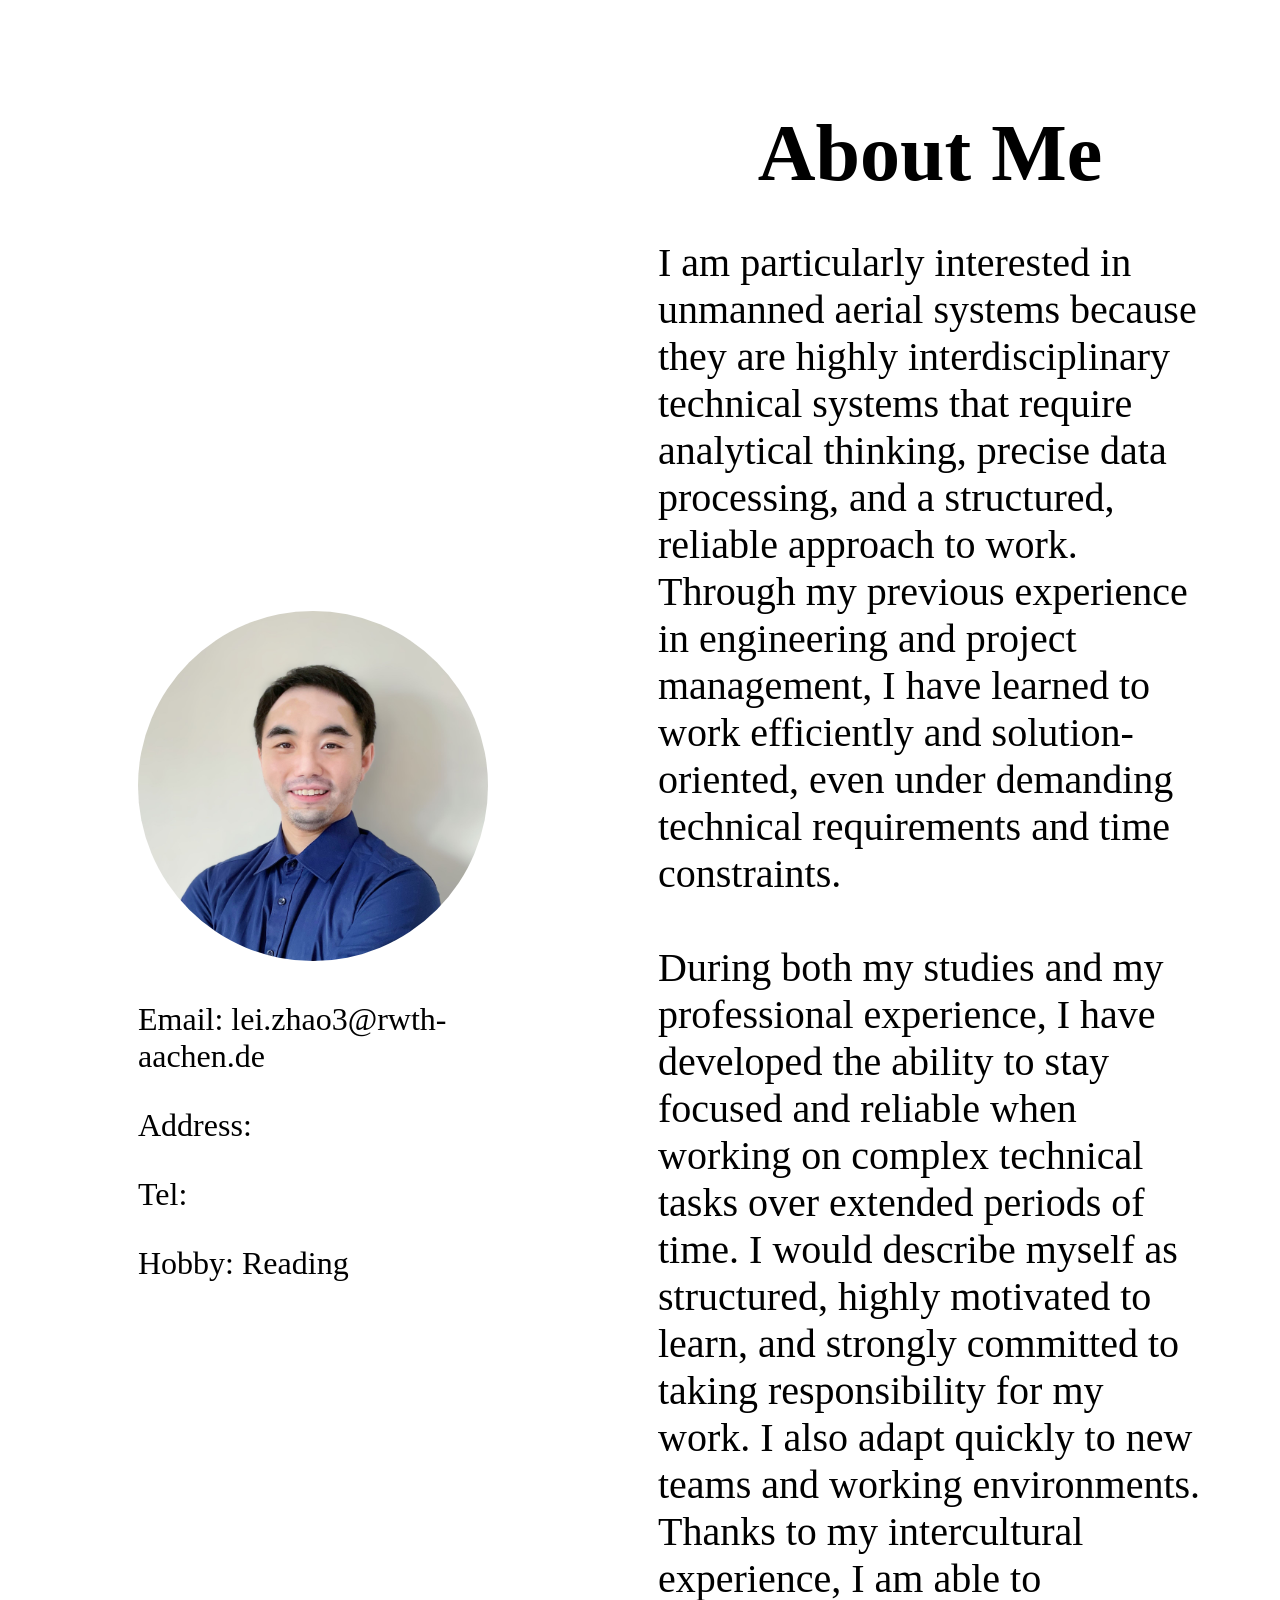
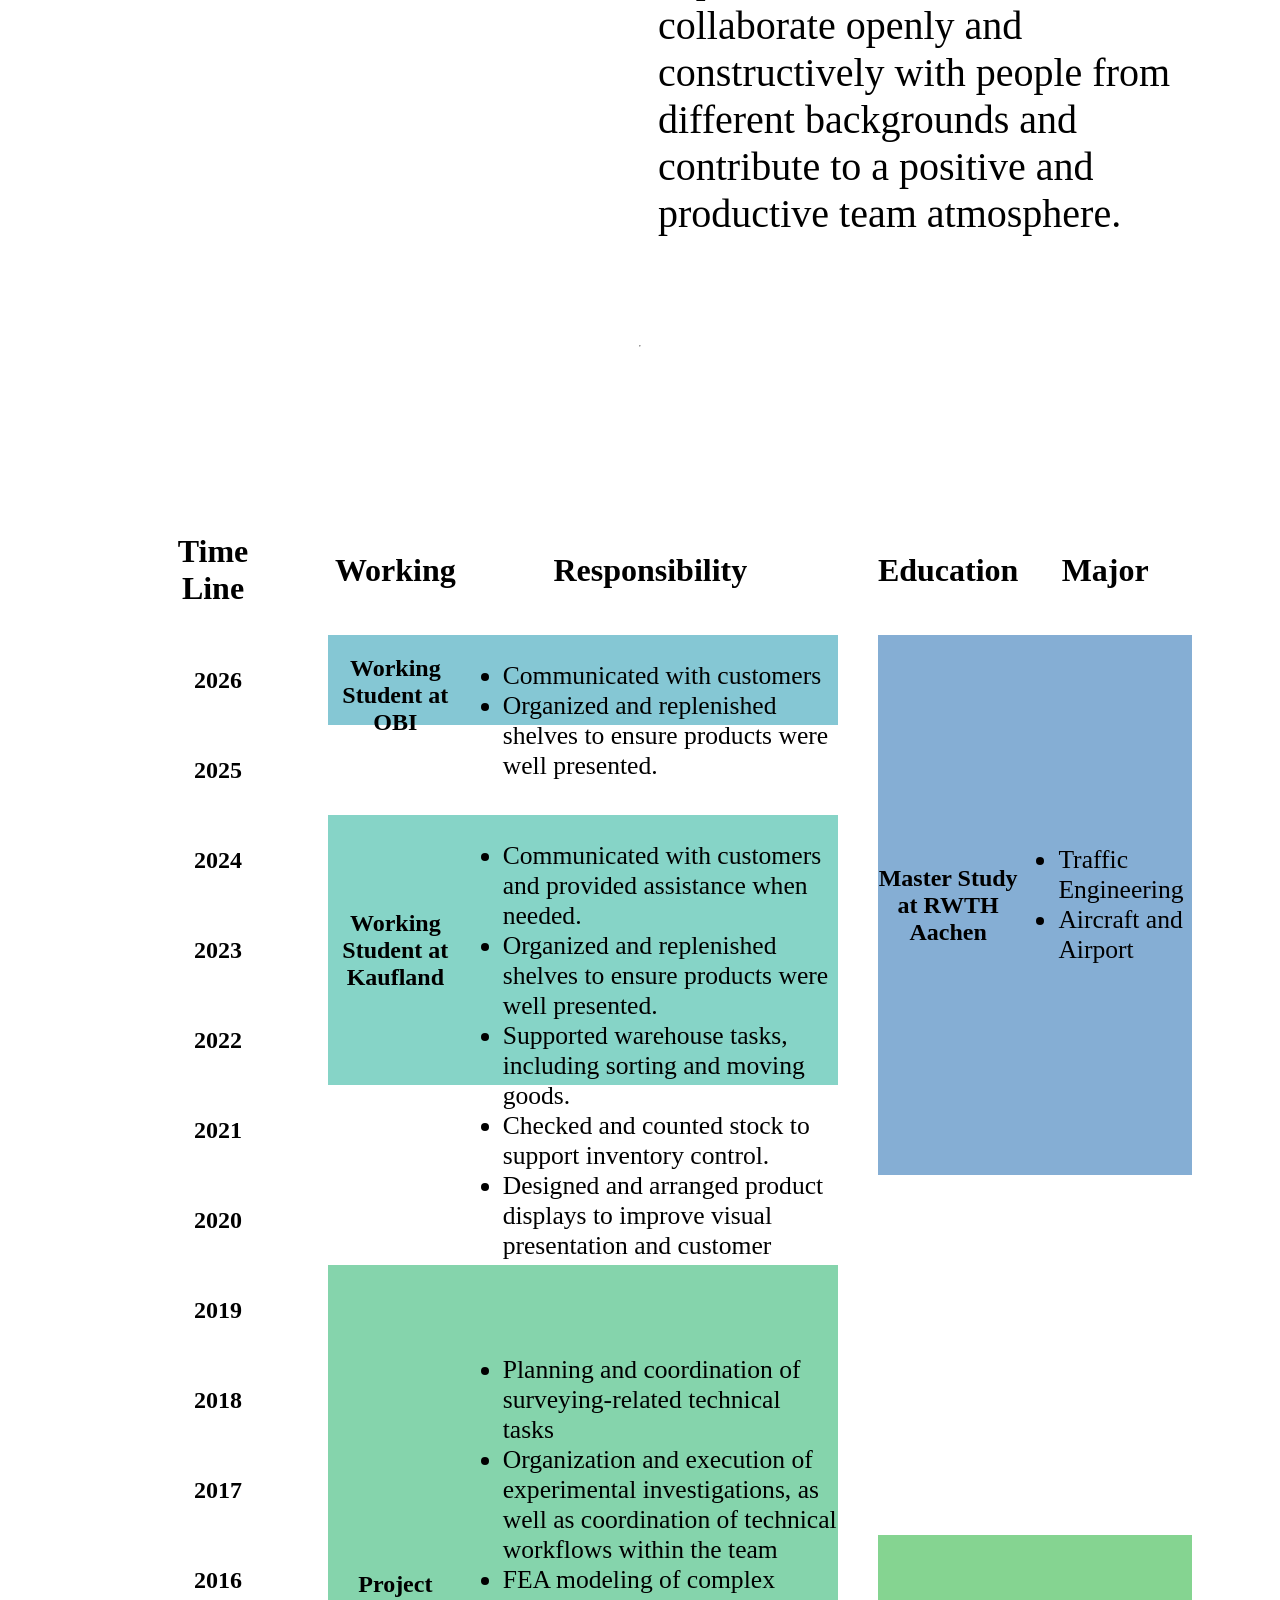
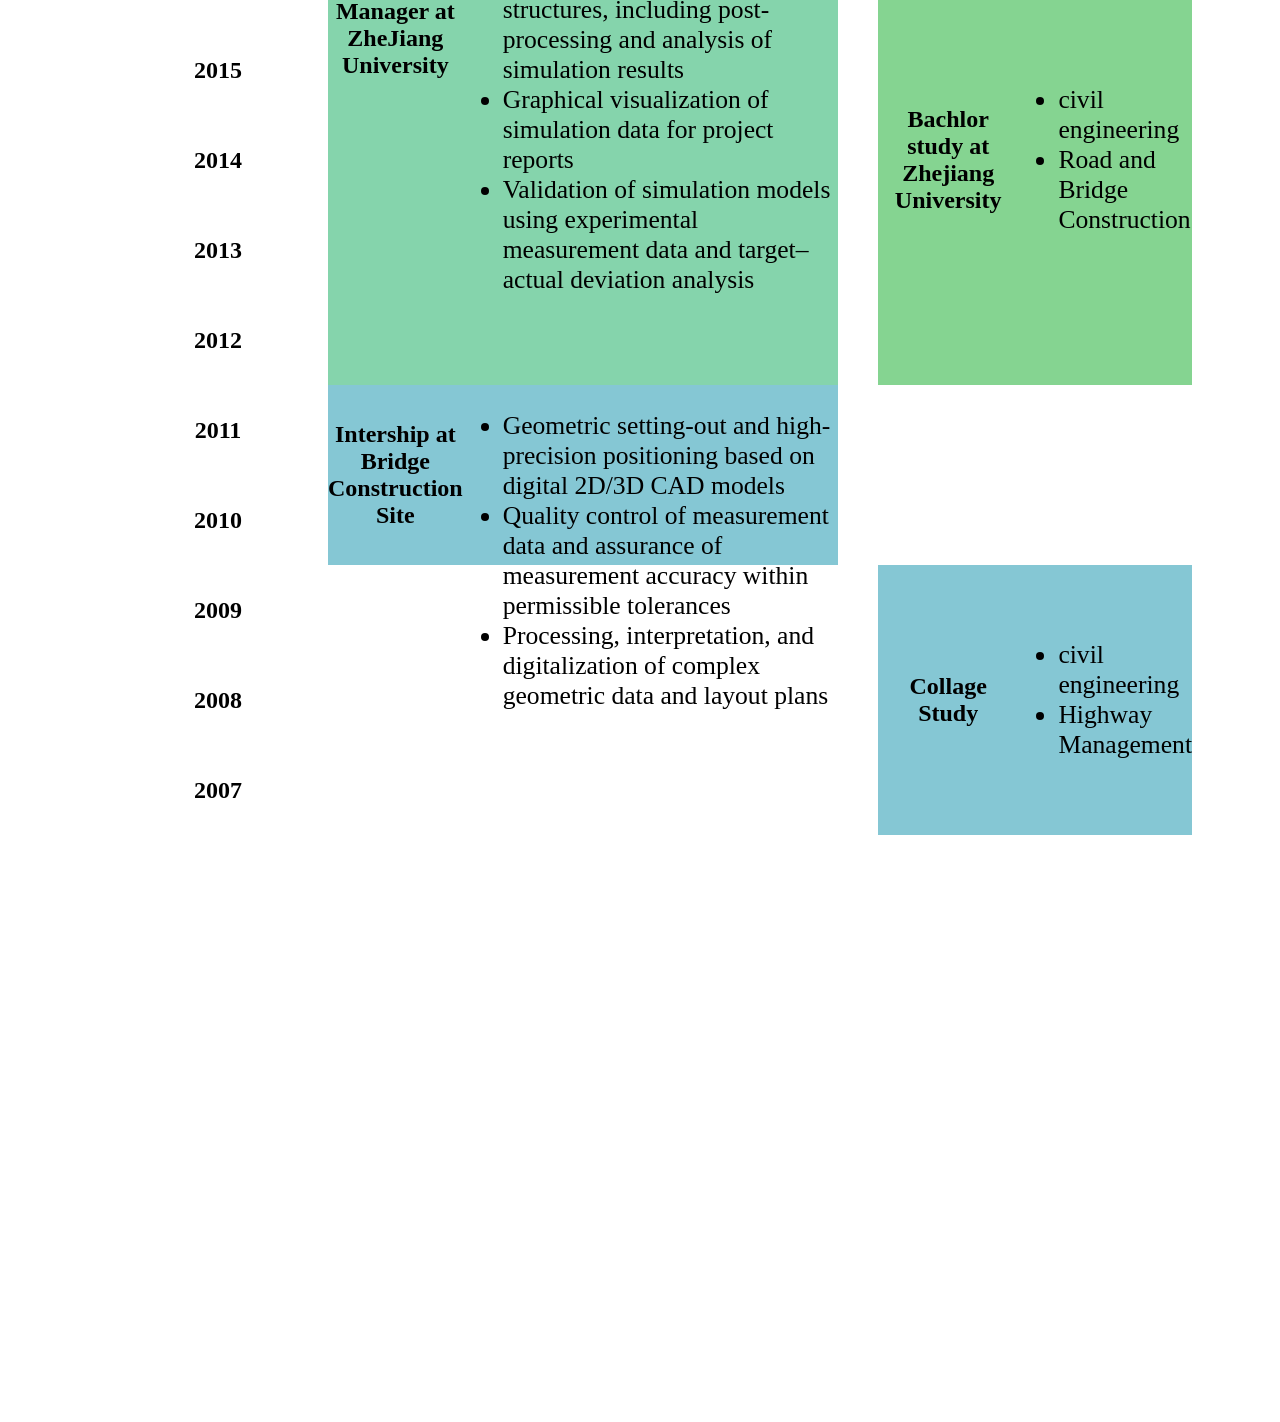
<file: About Me/About_Me.html>
<!DOCTYPE html>
<html lang="en">
<head>
    <meta charset="UTF-8">
    <meta name="viewport" content="width=device-width, initial-scale=1.0">
    <title>About Me</title>
    <link rel="stylesheet" href="./About_Me.css" />
</head>
<body>
    <div class="bigContainer">
        <div class="upper">
            <div class="upleft">
                <img src="./Lei .jpg" height="350px">
                <p>Email: lei.zhao3@rwth-aachen.de</p>
                <p>Address:</p>
                <p>Tel:</p>
                <p>Hobby: Reading </p>
            </div>
            <div class="upright">
                <h1>About Me</h1>
                <P>I am particularly interested in unmanned aerial systems 
                    because they are highly interdisciplinary technical systems that 
                    require analytical thinking, precise data processing, and a structured, 
                    reliable approach to work. Through my previous experience in engineering and 
                    project management, I have learned to work efficiently and solution-oriented, 
                    even under demanding technical requirements and time constraints.<br><br>
                    
                    During both my studies and my professional experience, 
                    I have developed the ability to stay focused and 
                    reliable when working on complex technical tasks over extended periods of time. 
                    I would describe myself as structured, highly motivated to learn, 
                    and strongly committed to taking responsibility for my work. 
                    I also adapt quickly to new teams and working environments. 
                    Thanks to my intercultural experience, I am able to collaborate openly 
                    and constructively with people from different backgrounds and contribute 
                    to a positive and productive team atmosphere.</P>
            </div>
        </div>
        <hr/>
        <div class="bottom">
            <div class="boleft">
                <div class="ti1">
                    <h1>Time Line</h1>
                </div>
                <div class="le"><h2>2026</h2></div>
                <div class="le"><h2>2025</h2></div>
                <div class="le"><h2>2024</h2></div>
                <div class="le"><h2>2023</h2></div>
                <div class="le"><h2>2022</h2></div>
                <div class="le"><h2>2021</h2></div>
                <div class="le"><h2>2020</h2></div>
                <div class="le"><h2>2019</h2></div>
                <div class="le"><h2>2018</h2></div>
                <div class="le"><h2>2017</h2></div>
                <div class="le"><h2>2016</h2></div>
                <div class="le"><h2>2015</h2></div>
                <div class="le"><h2>2014</h2></div>
                <div class="le"><h2>2013</h2></div>
                <div class="le"><h2>2012</h2></div>
                <div class="le"><h2>2011</h2></div>
                <div class="le"><h2>2010</h2></div>
                <div class="le"><h2>2009</h2></div>
                <div class="le"><h2>2008</h2></div>
                <div class="le"><h2>2007</h2></div>
                
            </div>
            
            <div class="boright">
                <div class="wor">
                    <div class="wti1 le"><h1>Working</h1></div>
                    <div class="wti2 re" style="text-align: center;"><h1>Responsibility</h1></div>   
                    <div class="wob1 le"><h2>Working Student at OBI</h2></div>
                    <div class="wob2 re">
                        <ul>
                            <li>Communicated with customers</li>
                            <li>Organized and replenished shelves to ensure products were well presented.</li>
                        </ul>
                    </div>
                    <div class="wk1 le"><h2>Working Student at Kaufland</h2></div>
                    <div class="wk2 re">
                        <ul>
                            <li>Communicated with customers and provided assistance when needed.</li>
                            <li>Organized and replenished shelves to ensure products were well presented.</li>
                            <li>Supported warehouse tasks, including sorting and moving goods.</li>
                            <li>Checked and counted stock to support inventory control.</li>
                            <li>Designed and arranged product displays to improve visual presentation and customer appeal.</li>
                        </ul>
                    </div>
                    <div class="man1 le"><h2>Project Manager at ZheJiang University</h2></div>
                    <div class="man2 re">
                        <ul>
                            <li>Planning and coordination of surveying-related technical tasks</li>
                            <li>Organization and execution of experimental investigations, as well as coordination of technical workflows within the team</li>
                            <li>FEA modeling of complex structures, including post-processing and analysis of simulation results</li>
                            <li>Graphical visualization of simulation data for project reports</li>
                            <li>Validation of simulation models using experimental measurement data and target–actual deviation analysis</li>
                        </ul>
                    </div>
                    <div class="in1 le"><h2>Intership at Bridge Construction Site</h2></div>
                    <div class="in2 re">
                        <ul>
                            <li>Geometric setting-out and high-precision positioning based on digital 2D/3D CAD models</li>
                            <li>Quality control of measurement data and assurance of measurement accuracy within permissible tolerances</li>
                            <li>Processing, interpretation, and digitalization of complex geometric data and layout plans</li>
                            
                        </ul>
                    </div>
                </div>
                
                <div class="edu">
                    <div class="wti1 le"><h1>Education</h1></div>
                    <div class="wt2 re" style="text-align: center;"><h1>Major</h1></div>
                    <div class="e1 le"><h2>Master Study at RWTH Aachen</h2></div>
                    <div class="e1 re">
                        <ul>
                            <li>Traffic Engineering </li>
                            <li>Aircraft and Airport</li>
                        </ul>
                    </div>
                    <div class="e2 le"><h2>Bachlor study at Zhejiang University</h2></div>
                    <div class="e2 re">
                        <ul>
                            <li>civil engineering </li>
                            <li>Road and Bridge Construction</li>
                        </ul>
                    </div>
                    <div class="e3 le"><h2>Collage Study</h2></div>
                    <div class="e3 re">
                        <ul>
                            <li>civil engineering </li>
                            <li>Highway Management</li>
                        </ul>
                    </div>
                </div>
                    
            </div>
                
        </div>
    </div>
    
</body>
</html>
</file>
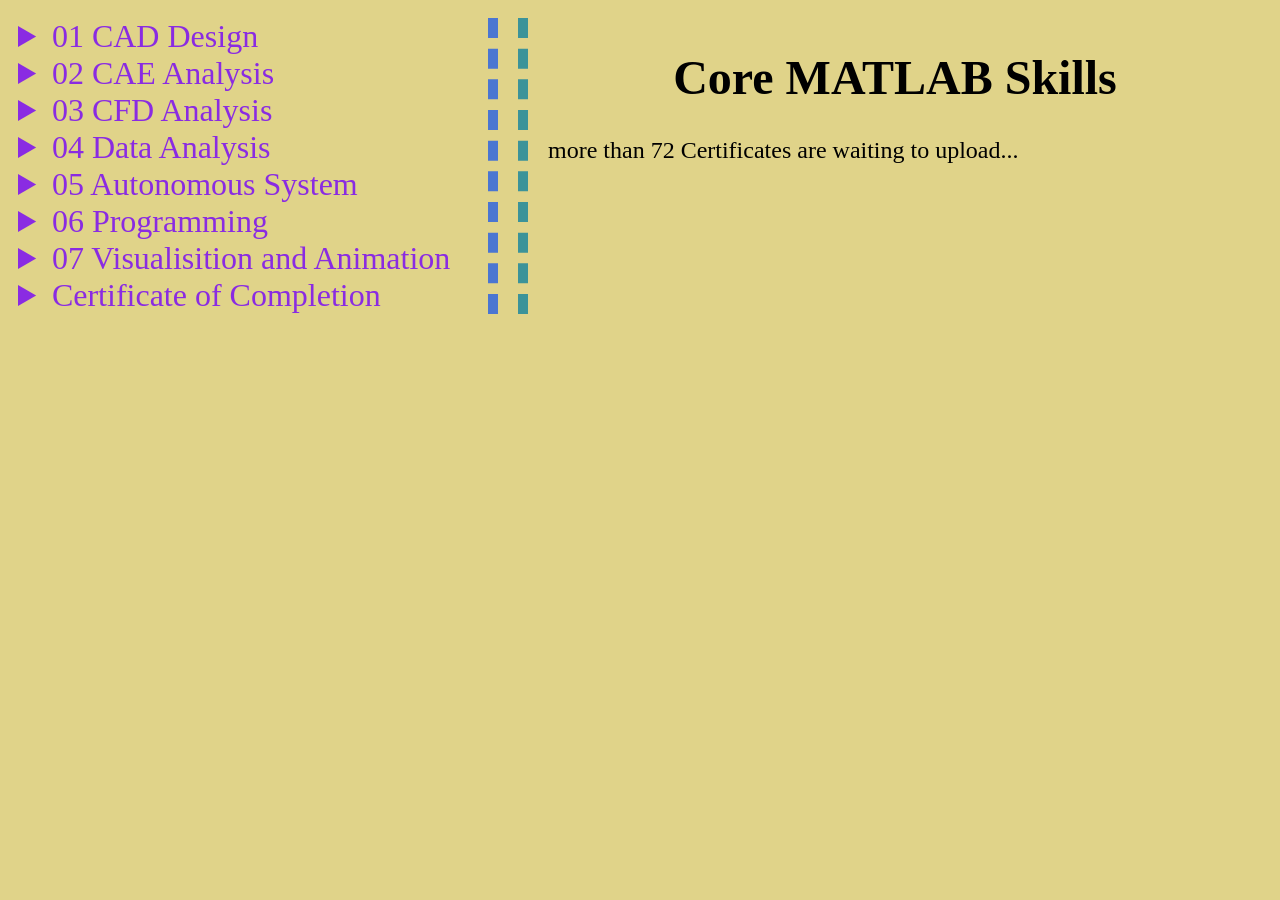
<file: Learning-Routine/Learning-Routine.html>
<!DOCTYPE html>
<html lang="en">
<head>
    <meta charset="UTF-8">
    <meta name="viewport" content="width=device-width, initial-scale=1.0">
    <title>Learning-Routine</title>
    <link rel="stylesheet" href="./Learning-Routinge.css" />
</head>
<body>
    <div class="container">
        <div class="SideBar">
            <details>
                <summary>01 CAD Design</summary>
                <ul>
                <details>
                    <summary>CATIA</summary>
                    <ul>
                    <details>
                        <summary>2D</summary>
                        <ul>
                            <details>
                                <summary>...</summary>
                                <ul>
                                    <li>...</li>
                                </ul>
                            </details>
                        </ul>
                    </details>
                    <details>
                        <summary>3D</summary>
                        <ul>
                            <details>
                                <summary>...</summary>
                                <ul>
                                    <li>...</li>
                                </ul>
                            </details>
                        </ul>
                    </details>
                    </ul>
                </details>
                </ul>
            </details>
            <details>
                <summary>02 CAE Analysis</summary>
                <ul>
                <details>
                    <summary>ABAQUS</summary>
                    <ul>
                    <details>
                        <summary>...</summary>
                        <ul>
                            <details>
                                <summary>...</summary>
                                <ul>
                                    <li>...</li>
                                </ul>
                            </details>
                        </ul>
                    </details>
                    <details>
                        <summary>...</summary>
                        <ul>
                            <details>
                                <summary>...</summary>
                                <ul>
                                    <li>...</li>
                                </ul>
                            </details>
                        </ul>
                    </details>
                    </ul>
                </details>
                </ul>
            </details>
            <details>
                <summary>03 CFD Analysis</summary>
                <ul>
                <details>
                    <summary>Ansys-Fluent</summary>
                    <ul>
                    <details>
                        <summary>...</summary>
                        <ul>
                            <details>
                                <summary>...</summary>
                                <ul>
                                    <li>...</li>
                                </ul>
                            </details>
                        </ul>
                    </details>
                    <details>
                        <summary>X-Flow</summary>
                        <ul>
                            <details>
                                <summary>...</summary>
                                <ul>
                                    <li>...</li>
                                </ul>
                            </details>
                        </ul>
                    </details>
                    </ul>
                </details>
                </ul>
            </details>
            <details>
                <summary>04 Data Analysis</summary>
                <ul>
                <details>
                    <summary>Pandas</summary>
                    <ul>
                    <details>
                        <summary>...</summary>
                        <ul>
                            <details>
                                <summary>...</summary>
                                <ul>
                                    <li>...</li>
                                </ul>
                            </details>
                        </ul>
                    </details>
                    <details>
                        <summary>SQL</summary>
                        <ul>
                            <details>
                                <summary>...</summary>
                                <ul>
                                    <li>...</li>
                                </ul>
                            </details>
                        </ul>
                    </details>
                    </ul>
                </details>
                </ul>
            </details>
            <details>
                <summary>05 Autonomous System</summary>
                <ul>
                <details>
                    <summary>ROS 2</summary>
                    <ul>
                    <details>
                        <summary>...</summary>
                        <ul>
                            <details>
                                <summary>...</summary>
                                <ul>
                                    <li>...</li>
                                </ul>
                            </details>
                        </ul>
                    </details>
                    <details>
                        <summary>Simulink</summary>
                        <ul>
                            <details>
                                <summary>Learn Path</summary>
                                <ul>
                                    <li>Core MATLAB Skills</li>
                                </ul>
                            </details>
                        </ul>
                    </details>
                    </ul>
                </details>
                </ul>
            </details>
            <details>
                <summary>06 Programming</summary>
                <ul>
                <details>
                    <summary>Python</summary>
                    <ul>
                    <details>
                        <summary>Practice Code</summary>
                        <ul>
                            <details>
                                <summary>...</summary>
                                <ul>
                                    <li>...</li>
                                </ul>
                            </details>
                        </ul>
                    </details>
                    <details>
                        <summary>...</summary>
                        <ul>
                            <details>
                                <summary>...</summary>
                                <ul>
                                    <li>...</li>
                                </ul>
                            </details>
                        </ul>
                    </details>
                    </ul>
                </details>
                </ul>
            </details>
            <details>
                <summary>07 Visualisition and Animation</summary>
                <ul>
                <details>
                    <summary>Blender</summary>
                    <ul>
                    <details>
                        <summary>Practice</summary>
                        <ul>
                            <details>
                                <summary>...</summary>
                                <ul>
                                    <li>...</li>
                                </ul>
                            </details>
                        </ul>
                    </details>
                    <details>
                        <summary>...</summary>
                        <ul>
                            <details>
                                <summary>...</summary>
                                <ul>
                                    <li>...</li>
                                </ul>
                            </details>
                        </ul>
                    </details>
                    </ul>
                </details>
                <details>
                    <summary>UE 5</summary>
                    <ul>
                    <details>
                        <summary>Practice</summary>
                        <ul>
                            <details>
                                <summary>...</summary>
                                <ul>
                                    <li>...</li>
                                </ul>
                            </details>
                        </ul>
                    </details>
                    <details>
                        <summary>...</summary>
                        <ul>
                            <details>
                                <summary>...</summary>
                                <ul>
                                    <li>...</li>
                                </ul>
                            </details>
                        </ul>
                    </details>
                    </ul>
                </details>
                </ul>
            </details>
            <details>
                <summary>Certificate of Completion</summary>
                <ul>
                <details>
                    <summary>MathWorks</summary>
                    <ul>
                    <details>
                        <summary>Matlab</summary>
                        <ul>
                            <details>
                                <summary>Learn Path</summary>
                                <ul>
                                    <li>Core MATLAB Skills</li>
                                </ul>
                            </details>
                        </ul>
                    </details>
                    <details>
                        <summary>Simulink</summary>
                        <ul>
                            <details>
                                <summary>Learn Path</summary>
                                <ul>
                                    <li>Core MATLAB Skills</li>
                                </ul>
                            </details>
                        </ul>
                    </details>
                    </ul>
                </details>
                </ul>
            </details>
        </div>

        <div class="content">
            <h1>Core MATLAB Skills</h1>
            <p>more than 72 Certificates are waiting to upload...</p>
        </div>
    </div>
</body>
</html>
</file>
<file: About Me/About_Me.css>
.bigContainer{
    display: flex;
    background-color: rgb(255, 255, 255);
    flex-direction: column;
    gap:20px;
}
img{ border-radius: 50%;}

.upper{
    display:flex;
    background-color: rgb(255, 255, 255);
    gap: 10px;
    margin:20px;
}

.upleft{
    margin: 50px;
    padding: 60px;
    background-color: rgb(255, 255, 255);
    align-self: center;
    font-size: 2rem;
}

.upright{
    margin:10px;
    padding: 10px;
    background-color: rgb(255, 255, 255);
    align-self: center;
}

.upright>h1{
    font-size: 5rem;
    text-align: center;
    margin-top: 30px;
    margin-bottom: 10px;
    padding: 30px;
}
.upright>p{
    font-size: 2.5rem;
    margin-top: 10px;
    padding-left: 30px;
    padding-right: 30px;
    
}

.bottom{
    display:flex;
    gap:10px;
    margin:20px;
    margin-bottom: 30%;
}

.boleft{
    display: grid;
    grid-template-columns: 100%;
    grid-template-rows: 130px repeat(21,90px);
    background-color: rgb(255, 255, 255);
    margin: 50px;
    margin-right: 0px;
    padding: 60px;
    padding-right: 0px;
    min-width: 150px;
    
}
.ti1{
    background-color: rgb(255, 255, 255);
    align-content: center;
    padding-left: 10px;
    padding-right: 10px;
    text-align: center;
}

.boright{
    display:inline-flex;
    margin: 50px;
    margin-left: 0px;
    padding: 0px;
    background-color: rgb(255, 255, 255);
    padding-top: 0px;
}
.wor{
    display: grid;
    grid-template-columns: 1fr 3fr;
    grid-template-rows: 130px repeat(21,90px);
    background-color: rgb(255, 255, 255);
    margin: 0px;
    padding: 60px;
    padding-left: 20px;
    padding-right: 0px;
    margin-top: 0;
    text-align: center;
    color: rgb(0, 0, 0);
}
.le{
    margin-left: 10px;
    margin-right: 00px;
    text-align: center;
    align-content: center;
    font-size: 1rem;
}
.re{
    margin-left: 0px;
    margin-right: 10px;
    align-content: center;
    text-align: left;
}
.wob1{
    background-color: #85C7D4;
}
.wob2{
    background-color: #85C7D4;
}
.wk1{
    grid-row-start: 4;
    grid-row-end:7;
    background-color: #86D4C7;
}
.wk2{
    grid-row-start: 4;
    grid-row-end:7;
    background-color:  #86D4C7;
}
ul{
    font-size: 1.6rem;
}

.man1{
    grid-row-start: 9;
    grid-row-end:17;
    background-color: #85D4AC;
}
.man2{
    grid-row-start: 9;
    grid-row-end:17;
    background-color: #85D4AC;
}

.in1{
    grid-row-start: 17;
    grid-row-end:19;
    background-color: #85C7D4;
}
.in2{
    grid-row-start:17;
    grid-row-end:19;
    background-color: #85C7D4;
}
.edu{
    display: grid;
    grid-template-columns: 1fr 1fr;
    grid-template-rows: 130px repeat(21,90px);
    background-color: rgb(255, 255, 255);
    margin: 0px;
    padding: 60px;
    padding-left: 20px;
    padding-right: 0px;
    margin-top: 0;
    text-align: center;
    color: rgb(0, 0, 0);
}

.e1{
    grid-row-start: 2;
    grid-row-end:8;
    background-color: #85AED4;
}
.e1{
    grid-row-start: 2;
    grid-row-end:8;
    background-color: #85AED4;
}

.e2{
    grid-row-start: 12;
    grid-row-end:17;
    background-color: #85D491;
}
.e2{
    grid-row-start: 12;
    grid-row-end:17;
    background-color: #85D491;
}

.e3{
    grid-row-start: 19;
    grid-row-end:-2;
    background-color: #85C7D4;
}
.e3{
    grid-row-start: 19;
    grid-row-end:-2;
    background-color: #85C7D4;
}
</file>
<file: Learning-Routine/Learning-Routinge.css>
html{
    background-color: rgb(224, 211, 137);
}
.SideBar{
    border-right: 10px rgb(75, 118, 209) dashed;
    margin:10px;
    color: blueviolet;
    font-size: 2rem;
}
.container{
    display: grid;
    grid-template-columns: 500px auto;
}
.content{
    margin:10px;
    border-left: 10px rgb(60, 147, 153) dashed;
}
h1{
    text-align: center;
    font-size: 3rem;
    font-weight: 100px;
}
p{
    font-size: 1.5rem;
    margin-left: 20px;
}
</file>
